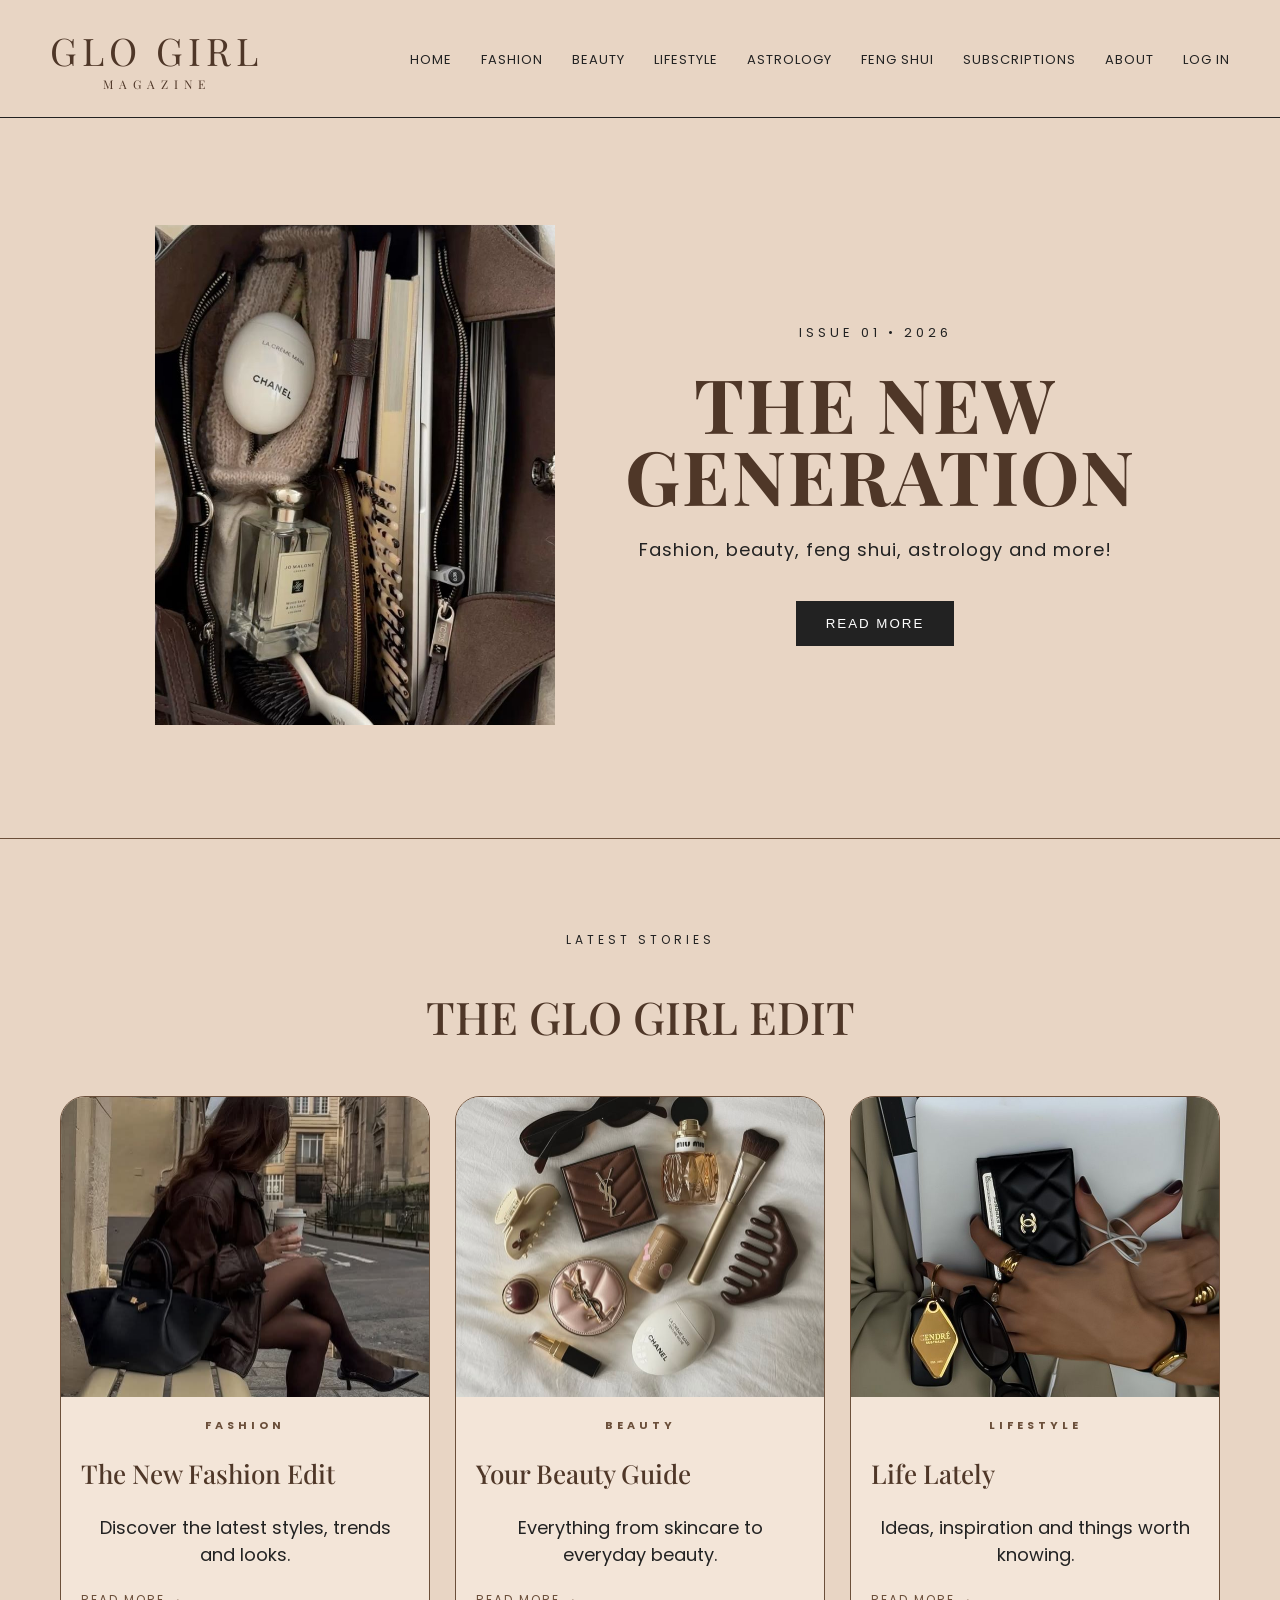
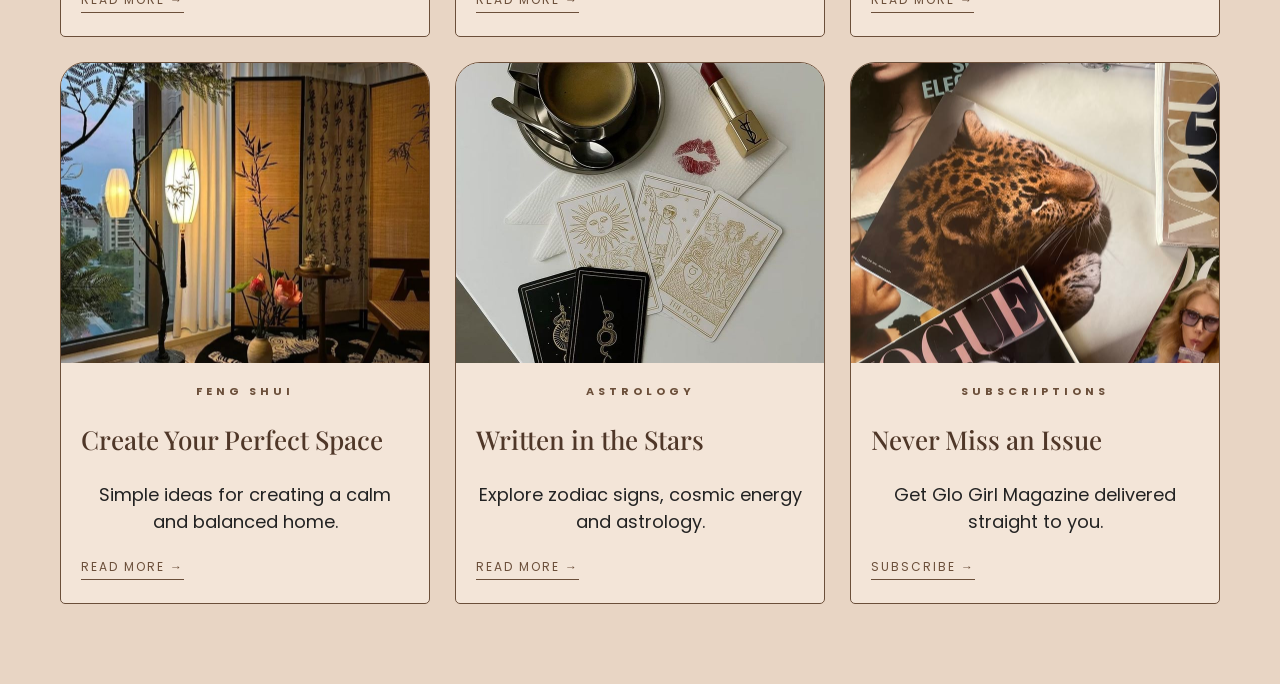
<file: index.html>
<!DOCTYPE html> 
<html> 

<head> 
	<title>My Magazine</Glo Girl Magazine</title>
	<link rel="stylesheet" href="style.css">
</head>

<body>

<header>

    <div class="logo">
        GLO GIRL
        <span>MAGAZINE</span>
    </div>

    <nav>
        <a href="#">HOME</a>
        <a href="#">FASHION</a>
        <a href="#">BEAUTY</a>
        <a href="#">LIFESTYLE</a>
        <a href="#">ASTROLOGY</a>
        <a href="#">FENG SHUI</a>
        <a href="#">SUBSCRIPTIONS</a>
        <a href="#">ABOUT</a>
        <a href="login.html" class="login-button">LOG IN</a>

    </nav>

</header>

</body>

</html>
<section class="hero">

    <div class="hero-image">
        <img src="cover.jpg" alt="Glo Girl Magazine cover">
    </div>

    <div class="hero-text">

        <p class="issue">ISSUE 01 • 2026</p>

        <h2>THE NEW<br>GENERATION</h2>

        <p class="subtitle">
            Fashion, beauty, feng shui, astrology and more!
        </p>

        <button>READ MORE</button>

    </div>

</section>
<section class="articles">

    <div class="section-title">
        <p>LATEST STORIES</p>
        <h2>THE GLO GIRL EDIT</h2>
    </div>

    <div class="article-grid">

        <article class="article-card">
            <div class="article-image">
                <img src="fashion.jpg" alt="Fashion">
            </div>

            <p class="category">FASHION</p>
            <h3>The New Fashion Edit</h3>
            <p>Discover the latest styles, trends and looks.</p>
            <a href="#">READ MORE →</a>
        </article>


        <article class="article-card">
            <div class="article-image">
                <img src="beauty.jpg" alt="Beauty">
            </div>

            <p class="category">BEAUTY</p>
            <h3>Your Beauty Guide</h3>
            <p>Everything from skincare to everyday beauty.</p>
            <a href="#">READ MORE →</a>
        </article>


        <article class="article-card">
            <div class="article-image">
                <img src="lifestyle.jpg" alt="Lifestyle">
            </div>

            <p class="category">LIFESTYLE</p>
            <h3>Life Lately</h3>
            <p>Ideas, inspiration and things worth knowing.</p>
            <a href="#">READ MORE →</a>
        </article>


          <article class="article-card">
    <div class="article-image">
        <img src="fengshui.jpg" alt="Feng Shui">
    </div>

    <p class="category">FENG SHUI</p>
    <h3>Create Your Perfect Space</h3>
    <p>Simple ideas for creating a calm and balanced home.</p>
    <a href="#">READ MORE →</a>
</article>


<article class="article-card">
    <div class="article-image">
        <img src="astrology.jpg" alt="Astrology">
    </div>

    <p class="category">ASTROLOGY</p>
    <h3>Written in the Stars</h3>
    <p>Explore zodiac signs, cosmic energy and astrology.</p>
    <a href="#">READ MORE →</a>
</article>


<article class="article-card">
    <div class="article-image">
        <img src="subscription.jpg" alt="Magazine subscription">
    </div>

    <p class="category">SUBSCRIPTIONS</p>
    <h3>Never Miss an Issue</h3>
    <p>Get Glo Girl Magazine delivered straight to you.</p>
    <a href="#">SUBSCRIBE →</a>
</article>
</file>
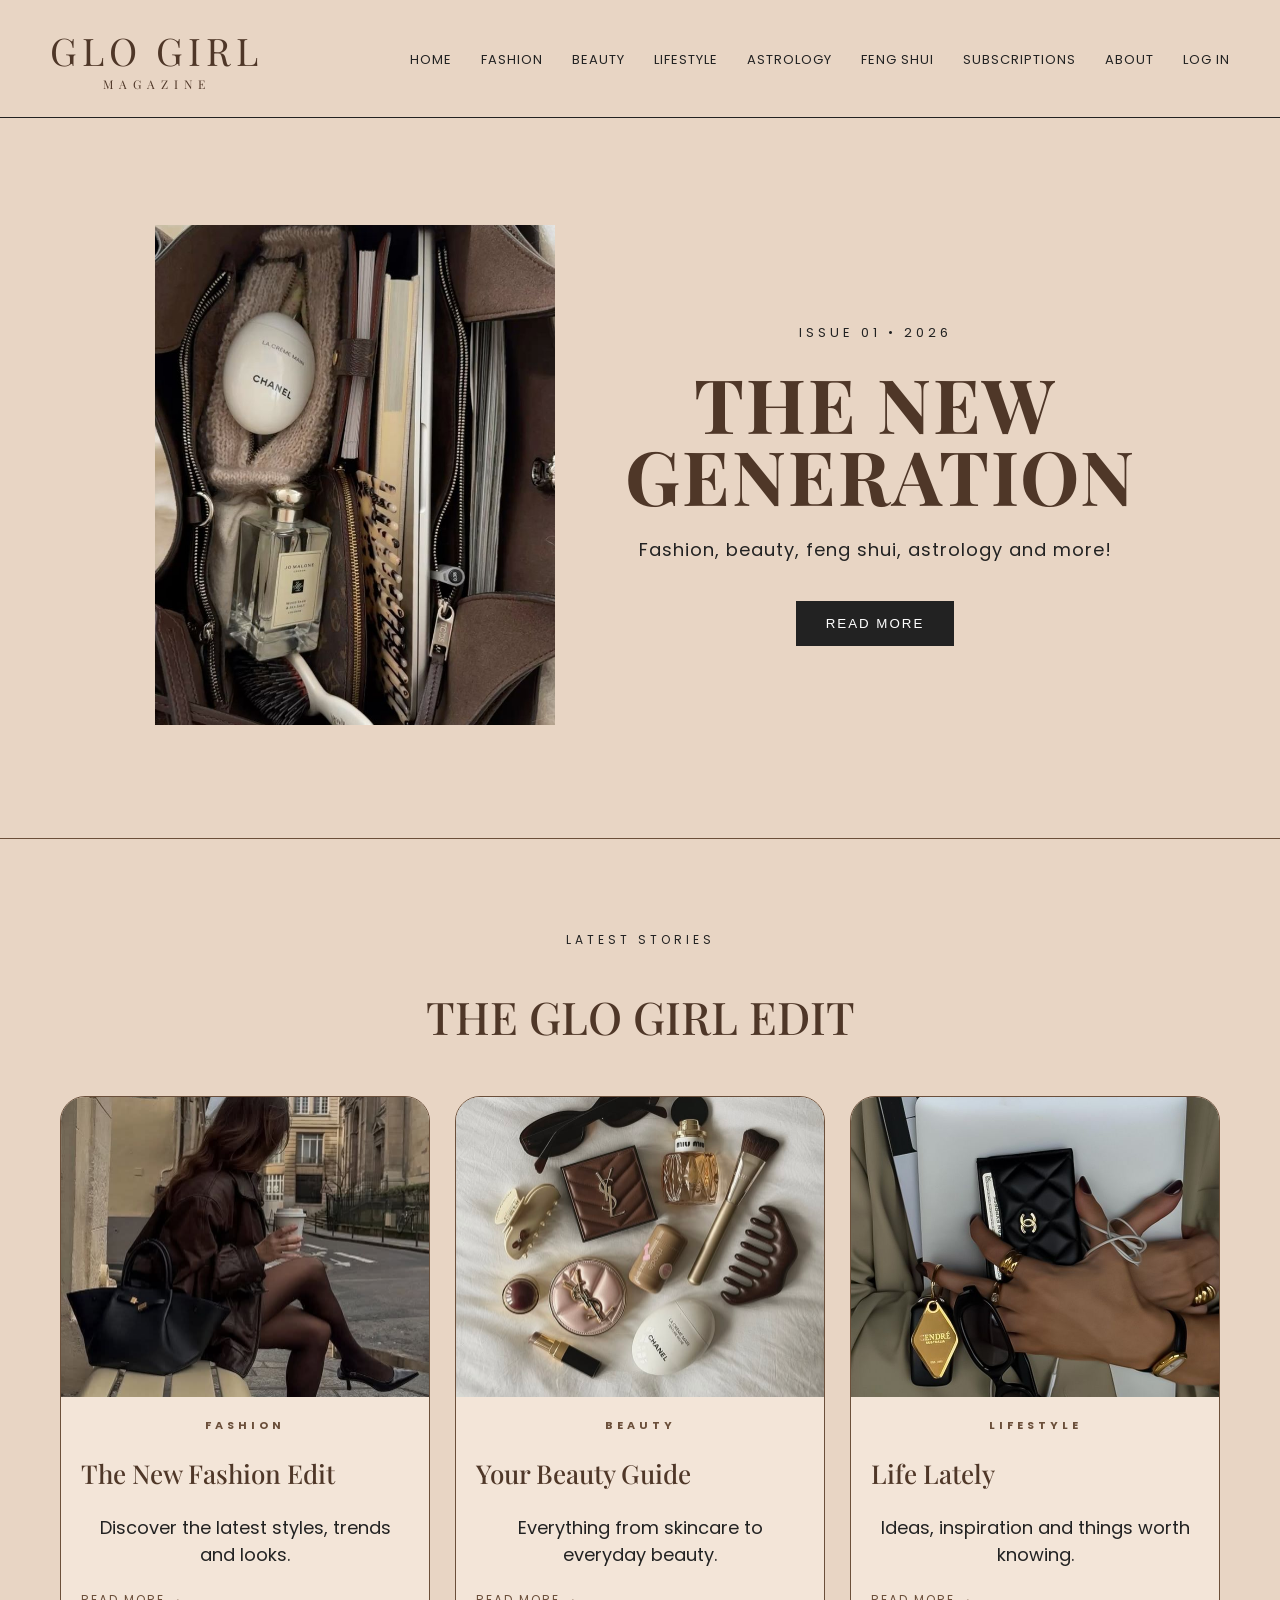
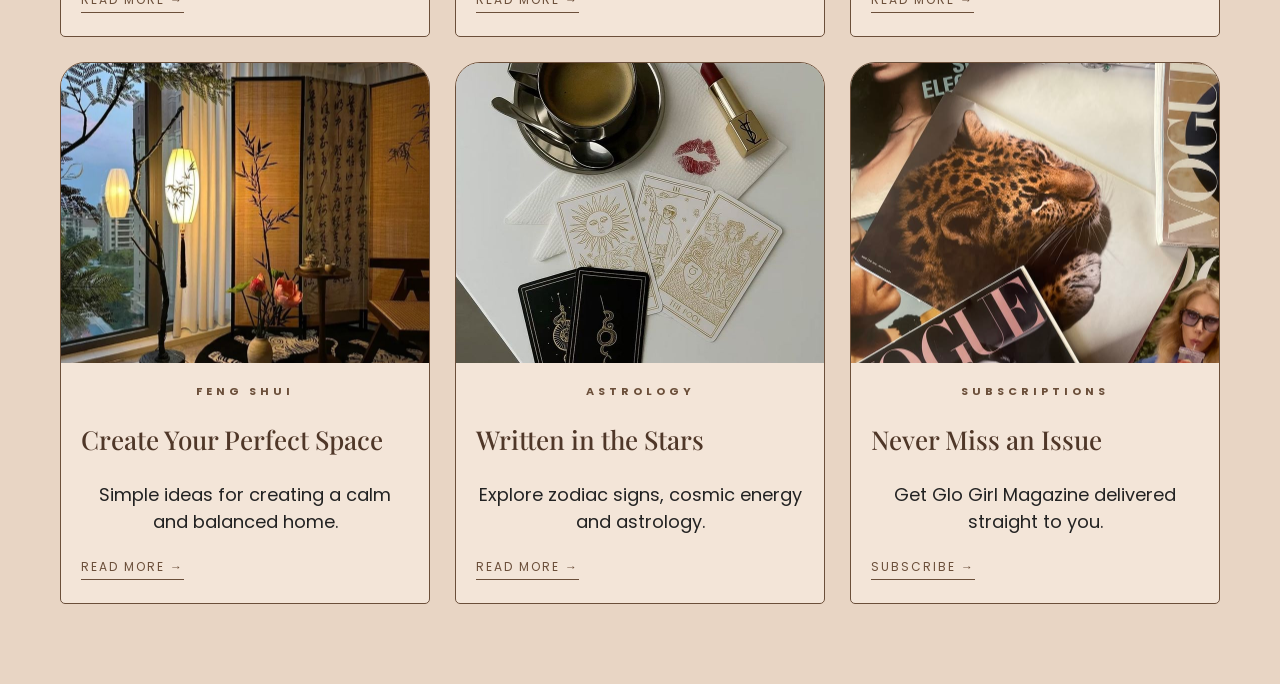
<file: My magazine website/index.html>
<!DOCTYPE html> 
<html> 

<head> 
	<title>My Magazine</Glo Girl Magazine</title>
	<link rel="stylesheet" href="style.css">
</head>

<body>

<header>

    <div class="logo">
        GLO GIRL
        <span>MAGAZINE</span>
    </div>

    <nav>
        <a href="#">HOME</a>
        <a href="#">FASHION</a>
        <a href="#">BEAUTY</a>
        <a href="#">LIFESTYLE</a>
        <a href="#">ASTROLOGY</a>
        <a href="#">FENG SHUI</a>
        <a href="#">SUBSCRIPTIONS</a>
        <a href="#">ABOUT</a>
        <a href="login.html" class="login-button">LOG IN</a>

    </nav>

</header>

</body>

</html>
<section class="hero">

    <div class="hero-image">
        <img src="images/cover.jpg" alt="Glo Girl Magazine cover">
    </div>

    <div class="hero-text">

        <p class="issue">ISSUE 01 • 2026</p>

        <h2>THE NEW<br>GENERATION</h2>

        <p class="subtitle">
            Fashion, beauty, feng shui, astrology and more!
        </p>

        <button>READ MORE</button>

    </div>

</section>
<section class="articles">

    <div class="section-title">
        <p>LATEST STORIES</p>
        <h2>THE GLO GIRL EDIT</h2>
    </div>

    <div class="article-grid">

        <article class="article-card">
            <div class="article-image">
                <img src="images/fashion.jpg" alt="Fashion">
            </div>

            <p class="category">FASHION</p>
            <h3>The New Fashion Edit</h3>
            <p>Discover the latest styles, trends and looks.</p>
            <a href="#">READ MORE →</a>
        </article>


        <article class="article-card">
            <div class="article-image">
                <img src="images/beauty.jpg" alt="Beauty">
            </div>

            <p class="category">BEAUTY</p>
            <h3>Your Beauty Guide</h3>
            <p>Everything from skincare to everyday beauty.</p>
            <a href="#">READ MORE →</a>
        </article>


        <article class="article-card">
            <div class="article-image">
                <img src="images/lifestyle.jpg" alt="Lifestyle">
            </div>

            <p class="category">LIFESTYLE</p>
            <h3>Life Lately</h3>
            <p>Ideas, inspiration and things worth knowing.</p>
            <a href="#">READ MORE →</a>
        </article>


          <article class="article-card">
    <div class="article-image">
        <img src="images/fengshui.jpg" alt="Feng Shui">
    </div>

    <p class="category">FENG SHUI</p>
    <h3>Create Your Perfect Space</h3>
    <p>Simple ideas for creating a calm and balanced home.</p>
    <a href="#">READ MORE →</a>
</article>


<article class="article-card">
    <div class="article-image">
        <img src="images/astrology.jpg" alt="Astrology">
    </div>

    <p class="category">ASTROLOGY</p>
    <h3>Written in the Stars</h3>
    <p>Explore zodiac signs, cosmic energy and astrology.</p>
    <a href="#">READ MORE →</a>
</article>


<article class="article-card">
    <div class="article-image">
        <img src="images/subscription.jpg" alt="Magazine subscription">
    </div>

    <p class="category">SUBSCRIPTIONS</p>
    <h3>Never Miss an Issue</h3>
    <p>Get Glo Girl Magazine delivered straight to you.</p>
    <a href="#">SUBSCRIBE →</a>
</article>
</file>
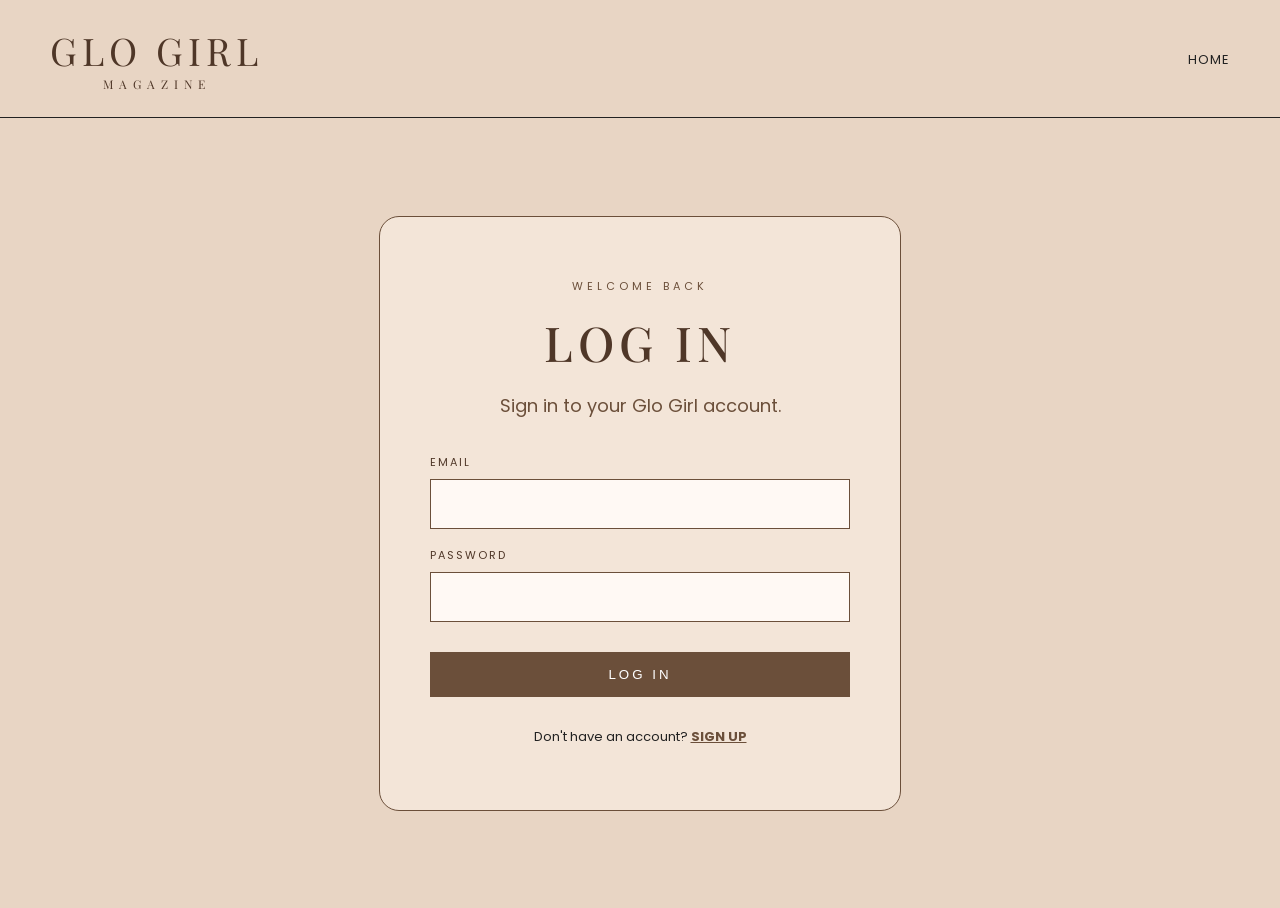
<file: login.html>
<!DOCTYPE html>
<html>

<head>
    <title>Log In | Glo Girl Magazine</title>
    <link rel="stylesheet" href="style.css">
</head>

<body>

    <header>

        <div class="logo">
            GLO GIRL
            <span>MAGAZINE</span>
        </div>

        <nav>
            <a href="index.html">HOME</a>
        </nav>

    </header>


    <section class="login-section">

        <div class="login-box">

            <p class="login-small">WELCOME BACK</p>

            <h1>LOG IN</h1>

            <p class="login-intro">
                Sign in to your Glo Girl account.
            </p>

            <form>

                <label for="email">EMAIL</label>

                <input
                    type="email"
                    id="email"
                    name="email"
                    autocomplete="username"
                    required
                >

                <label for="password">PASSWORD</label>

                <input
                    type="password"
                    id="password"
                    name="password"
                    autocomplete="current-password"
                    required
                >

                <button type="submit">LOG IN</button>

            </form>

            <p class="signup-text">
                Don't have an account?
                <a href="signup.html">SIGN UP</a>
            </p>

        </div>

    </section>

</body>

</html>
</file>
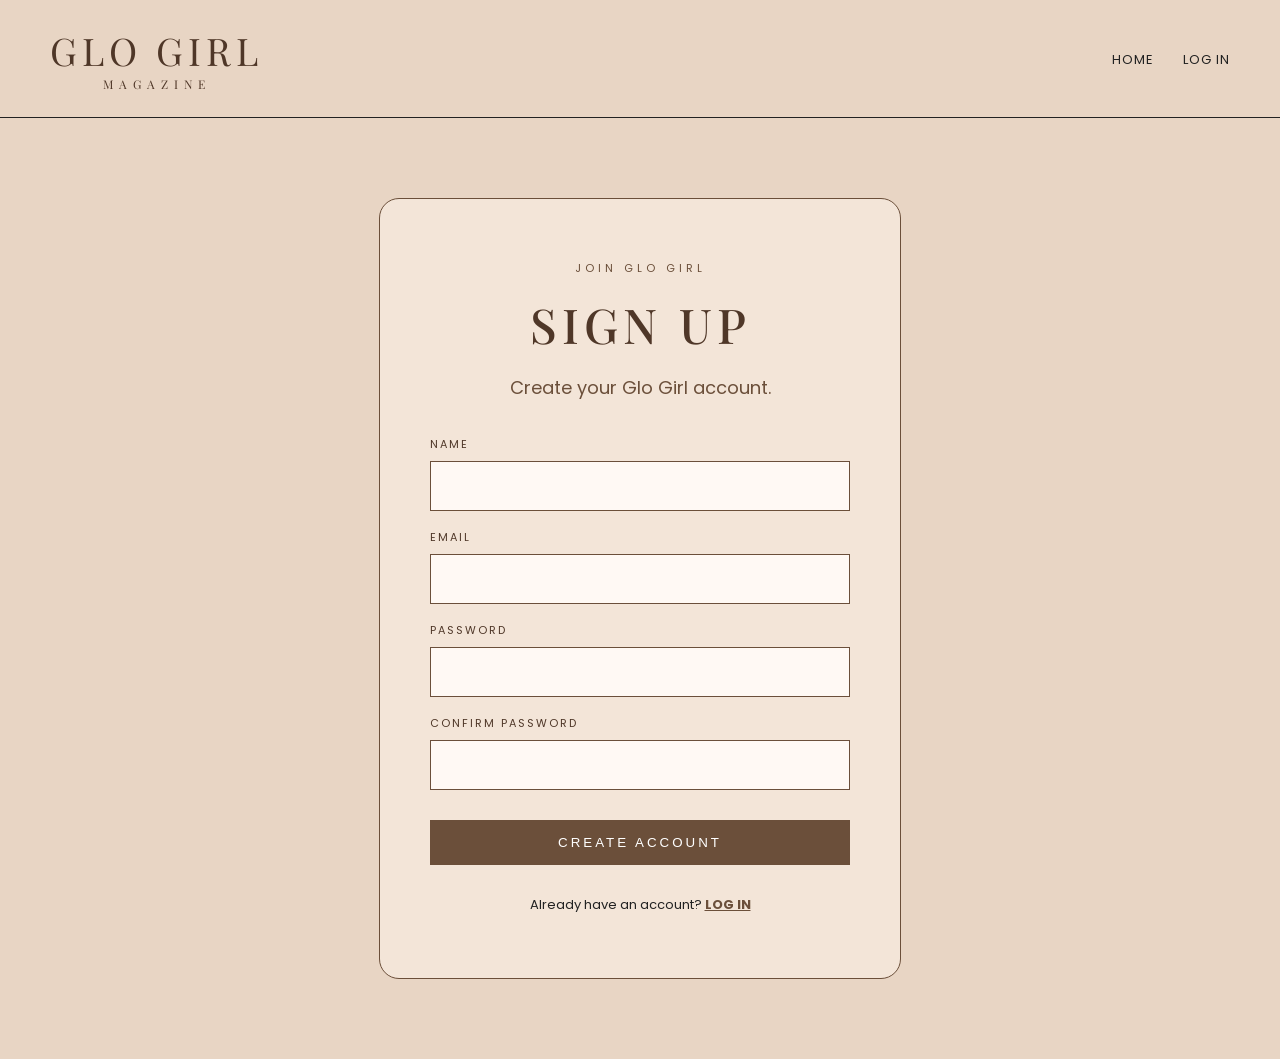
<file: signup.html>
<!DOCTYPE html>
<html>

<head>
    <title>Sign Up | Glo Girl Magazine</title>
    <link rel="stylesheet" href="style.css">
</head>

<body>

    <header>

        <div class="logo">
            GLO GIRL
            <span>MAGAZINE</span>
        </div>

        <nav>
            <a href="index.html">HOME</a>
            <a href="login.html">LOG IN</a>
        </nav>

    </header>


    <section class="login-section">

        <div class="login-box">

            <p class="login-small">JOIN GLO GIRL</p>

            <h1>SIGN UP</h1>

            <p class="login-intro">
                Create your Glo Girl account.
            </p>


            <form>

                <label for="name">NAME</label>

                <input
                    type="text"
                    id="name"
                    name="name"
                    autocomplete="name"
                    required
                >


                <label for="email">EMAIL</label>

                <input
                    type="email"
                    id="email"
                    name="email"
                    autocomplete="email"
                    required
                >


                <label for="password">PASSWORD</label>

                <input
                    type="password"
                    id="password"
                    name="password"
                    autocomplete="new-password"
                    required
                >


                <label for="confirm-password">CONFIRM PASSWORD</label>

                <input
                    type="password"
                    id="confirm-password"
                    name="confirm-password"
                    autocomplete="new-password"
                    required
                >


                <button type="submit">
                    CREATE ACCOUNT
                </button>

            </form>


            <p class="signup-text">
                Already have an account?
                <a href="login.html">LOG IN</a>
            </p>

        </div>

    </section>

</body>

</html>
</file>
<file: style.css>
@import url('https://fonts.googleapis.com/css2?family=Playfair+Display:wght@400;500;600&family=Poppins:wght@300;400;500;600&display=swap');
body {
    margin: 0;
    background-color: #E8D5C4;
    color: #222;
    font-family: 'Poppins', sans-serif;
}

h1 {
    text-align: center;
    font-size: 50px;
    letter-spacing: 5px;
}

p {
    text-align: center;
    font-size: 18px;
}
header {
    display: flex;
    justify-content: space-between;
    align-items: center;
    padding: 25px 50px;
    border-bottom: 1px solid #222;
}

.logo {
    font-family: 'Playfair Display', serif;
    font-size: 38px;
    letter-spacing: 5px;
    color: #4F3728;
}

.logo span {
    display: block;
    font-size: 12px;
    letter-spacing: 6px;
    text-align: center;
}

nav a {
    text-decoration: none;
    color: #222;
    margin-left: 25px;
    font-size: 13px;
    letter-spacing: 1px;
}

nav a:hover {
    text-decoration: underline;
}
.hero {
    min-height: 550px;
    display: flex;
    align-items: center;
    justify-content: center;
    text-align: center;
    padding: 50px;
}

.hero-text {
    max-width: 800px;
}

.issue {
    font-size: 13px;
    letter-spacing: 4px;
}

.hero h2 {
    font-family: 'Playfair Display', serif;
    font-size: 75px;
    line-height: 0.95;
    letter-spacing: 2px;
    color: #4F3728;
    margin: 25px 0;
}

.subtitle {
    font-size: 18px;
    letter-spacing: 1px;
}

button {
    margin-top: 20px;
    padding: 15px 30px;
    background: #222;
    color: white;
    border: none;
    cursor: pointer;
    letter-spacing: 2px;
}

button:hover {
    background: #555;
}
.hero {
    min-height: 600px;
    display: flex;
    align-items: center;
    justify-content: center;
    gap: 70px;
    padding: 60px;
}

.hero-image img {
    width: 400px;
    height: 500px;
    object-fit: cover;
}

.hero-text {
    max-width: 500px;
    text-align: center;
}.articles {
    padding: 80px 60px;
    border-top: 1px solid #6B4F3A;
}

.section-title {
    text-align: center;
    margin-bottom: 50px;
}

.section-title p {
    font-size: 12px;
    letter-spacing: 4px;
}

.section-title h2 {
    font-family: 'Playfair Display', serif;
    font-size: 45px;
    font-weight: 500;
    color: #4F3728;
}

.article-grid {
    display: grid;
    grid-template-columns: repeat(3, 1fr);
    gap: 25px;
}

.article-card {
    background-color: #F3E5D8;
    border: 1px solid #6B4F3A;
    padding-bottom: 25px;
    border-radius: 25px 25px 5px 5px;
    overflow: hidden;
    transition: transform 0.3s ease, box-shadow 0.3s ease;
}

.article-image {
    width: 100%;
    height: 300px;
    overflow: hidden;
}

.article-image img {
    width: 100%;
    height: 100%;
    object-fit: cover;
    transition: transform 0.4s ease;
}

.article-card:hover {
    transform: translateY(-8px);
    box-shadow: 0 12px 25px rgba(107, 79, 58, 0.2);
}

.article-card:hover .article-image img {
    transform: scale(1.05);
}

.article-image img {
    width: 100%;
    height: 100%;
    object-fit: cover;
}

.article-card .category,
.article-card h3,
.article-card > p,
.article-card a {
    margin-left: 20px;
    margin-right: 20px;
}

.category {
    font-size: 11px;
    letter-spacing: 4px;
    color: #6B4F3A;
    font-weight: bold;
    margin-top: 20px;
}

.article-card h3 {
    font-family: 'Playfair Display', serif;
    font-size: 26px;
    font-weight: 500;
    color: #4F3728;
    line-height: 1.1;
}

.article-card > p {
    line-height: 1.5;
}

.article-card a {
    color: #6B4F3A;
    text-decoration: none;
    font-size: 12px;
    letter-spacing: 2px;
    border-bottom: 1px solid #6B4F3A;
    padding-bottom: 4px;
    transition: letter-spacing 0.3s ease;
}

.article-card a:hover {
    letter-spacing: 4px;
}
.login-section {
    min-height: 70vh;
    display: flex;
    justify-content: center;
    align-items: center;
    padding: 80px 20px;
}

.login-box {
    width: 420px;
    background-color: #F3E5D8;
    border: 1px solid #6B4F3A;
    padding: 50px;
    text-align: center;
    border-radius: 20px;
}

.login-small {
    font-size: 11px;
    letter-spacing: 4px;
    color: #6B4F3A;
}

.login-box h1 {
    font-family: 'Playfair Display', serif;
    font-size: 48px;
    font-weight: 500;
    color: #4F3728;
    margin: 15px 0;
}

.login-intro {
    color: #6B4F3A;
    margin-bottom: 35px;
}

.login-box form {
    text-align: left;
}

.login-box label {
    display: block;
    font-size: 11px;
    letter-spacing: 2px;
    color: #4F3728;
    margin: 18px 0 8px;
}

.login-box input {
    width: 100%;
    box-sizing: border-box;
    padding: 14px;
    border: 1px solid #6B4F3A;
    background-color: #FFF9F4;
    font-family: Poppins, sans-serif;
}

.login-box button {
    width: 100%;
    margin-top: 30px;
    padding: 15px;
    border: none;
    background-color: #6B4F3A;
    color: white;
    letter-spacing: 3px;
    cursor: pointer;
}

.signup-text {
    margin-top: 30px;
    font-size: 13px;
}

.signup-text a {
    color: #6B4F3A;
    font-weight: bold;
}
</file>
<file: My magazine website/style.css>
@import url('https://fonts.googleapis.com/css2?family=Playfair+Display:wght@400;500;600&family=Poppins:wght@300;400;500;600&display=swap');
body {
    margin: 0;
    background-color: #E8D5C4;
    color: #222;
    font-family: 'Poppins', sans-serif;
}

h1 {
    text-align: center;
    font-size: 50px;
    letter-spacing: 5px;
}

p {
    text-align: center;
    font-size: 18px;
}
header {
    display: flex;
    justify-content: space-between;
    align-items: center;
    padding: 25px 50px;
    border-bottom: 1px solid #222;
}

.logo {
    font-family: 'Playfair Display', serif;
    font-size: 38px;
    letter-spacing: 5px;
    color: #4F3728;
}

.logo span {
    display: block;
    font-size: 12px;
    letter-spacing: 6px;
    text-align: center;
}

nav a {
    text-decoration: none;
    color: #222;
    margin-left: 25px;
    font-size: 13px;
    letter-spacing: 1px;
}

nav a:hover {
    text-decoration: underline;
}
.hero {
    min-height: 550px;
    display: flex;
    align-items: center;
    justify-content: center;
    text-align: center;
    padding: 50px;
}

.hero-text {
    max-width: 800px;
}

.issue {
    font-size: 13px;
    letter-spacing: 4px;
}

.hero h2 {
    font-family: 'Playfair Display', serif;
    font-size: 75px;
    line-height: 0.95;
    letter-spacing: 2px;
    color: #4F3728;
    margin: 25px 0;
}

.subtitle {
    font-size: 18px;
    letter-spacing: 1px;
}

button {
    margin-top: 20px;
    padding: 15px 30px;
    background: #222;
    color: white;
    border: none;
    cursor: pointer;
    letter-spacing: 2px;
}

button:hover {
    background: #555;
}
.hero {
    min-height: 600px;
    display: flex;
    align-items: center;
    justify-content: center;
    gap: 70px;
    padding: 60px;
}

.hero-image img {
    width: 400px;
    height: 500px;
    object-fit: cover;
}

.hero-text {
    max-width: 500px;
    text-align: center;
}.articles {
    padding: 80px 60px;
    border-top: 1px solid #6B4F3A;
}

.section-title {
    text-align: center;
    margin-bottom: 50px;
}

.section-title p {
    font-size: 12px;
    letter-spacing: 4px;
}

.section-title h2 {
    font-family: 'Playfair Display', serif;
    font-size: 45px;
    font-weight: 500;
    color: #4F3728;
}

.article-grid {
    display: grid;
    grid-template-columns: repeat(3, 1fr);
    gap: 25px;
}

.article-card {
    background-color: #F3E5D8;
    border: 1px solid #6B4F3A;
    padding-bottom: 25px;
    border-radius: 25px 25px 5px 5px;
    overflow: hidden;
    transition: transform 0.3s ease, box-shadow 0.3s ease;
}

.article-image {
    width: 100%;
    height: 300px;
    overflow: hidden;
}

.article-image img {
    width: 100%;
    height: 100%;
    object-fit: cover;
    transition: transform 0.4s ease;
}

.article-card:hover {
    transform: translateY(-8px);
    box-shadow: 0 12px 25px rgba(107, 79, 58, 0.2);
}

.article-card:hover .article-image img {
    transform: scale(1.05);
}

.article-image img {
    width: 100%;
    height: 100%;
    object-fit: cover;
}

.article-card .category,
.article-card h3,
.article-card > p,
.article-card a {
    margin-left: 20px;
    margin-right: 20px;
}

.category {
    font-size: 11px;
    letter-spacing: 4px;
    color: #6B4F3A;
    font-weight: bold;
    margin-top: 20px;
}

.article-card h3 {
    font-family: 'Playfair Display', serif;
    font-size: 26px;
    font-weight: 500;
    color: #4F3728;
    line-height: 1.1;
}

.article-card > p {
    line-height: 1.5;
}

.article-card a {
    color: #6B4F3A;
    text-decoration: none;
    font-size: 12px;
    letter-spacing: 2px;
    border-bottom: 1px solid #6B4F3A;
    padding-bottom: 4px;
    transition: letter-spacing 0.3s ease;
}

.article-card a:hover {
    letter-spacing: 4px;
}
.login-section {
    min-height: 70vh;
    display: flex;
    justify-content: center;
    align-items: center;
    padding: 80px 20px;
}

.login-box {
    width: 420px;
    background-color: #F3E5D8;
    border: 1px solid #6B4F3A;
    padding: 50px;
    text-align: center;
    border-radius: 20px;
}

.login-small {
    font-size: 11px;
    letter-spacing: 4px;
    color: #6B4F3A;
}

.login-box h1 {
    font-family: 'Playfair Display', serif;
    font-size: 48px;
    font-weight: 500;
    color: #4F3728;
    margin: 15px 0;
}

.login-intro {
    color: #6B4F3A;
    margin-bottom: 35px;
}

.login-box form {
    text-align: left;
}

.login-box label {
    display: block;
    font-size: 11px;
    letter-spacing: 2px;
    color: #4F3728;
    margin: 18px 0 8px;
}

.login-box input {
    width: 100%;
    box-sizing: border-box;
    padding: 14px;
    border: 1px solid #6B4F3A;
    background-color: #FFF9F4;
    font-family: Poppins, sans-serif;
}

.login-box button {
    width: 100%;
    margin-top: 30px;
    padding: 15px;
    border: none;
    background-color: #6B4F3A;
    color: white;
    letter-spacing: 3px;
    cursor: pointer;
}

.signup-text {
    margin-top: 30px;
    font-size: 13px;
}

.signup-text a {
    color: #6B4F3A;
    font-weight: bold;
}
</file>
